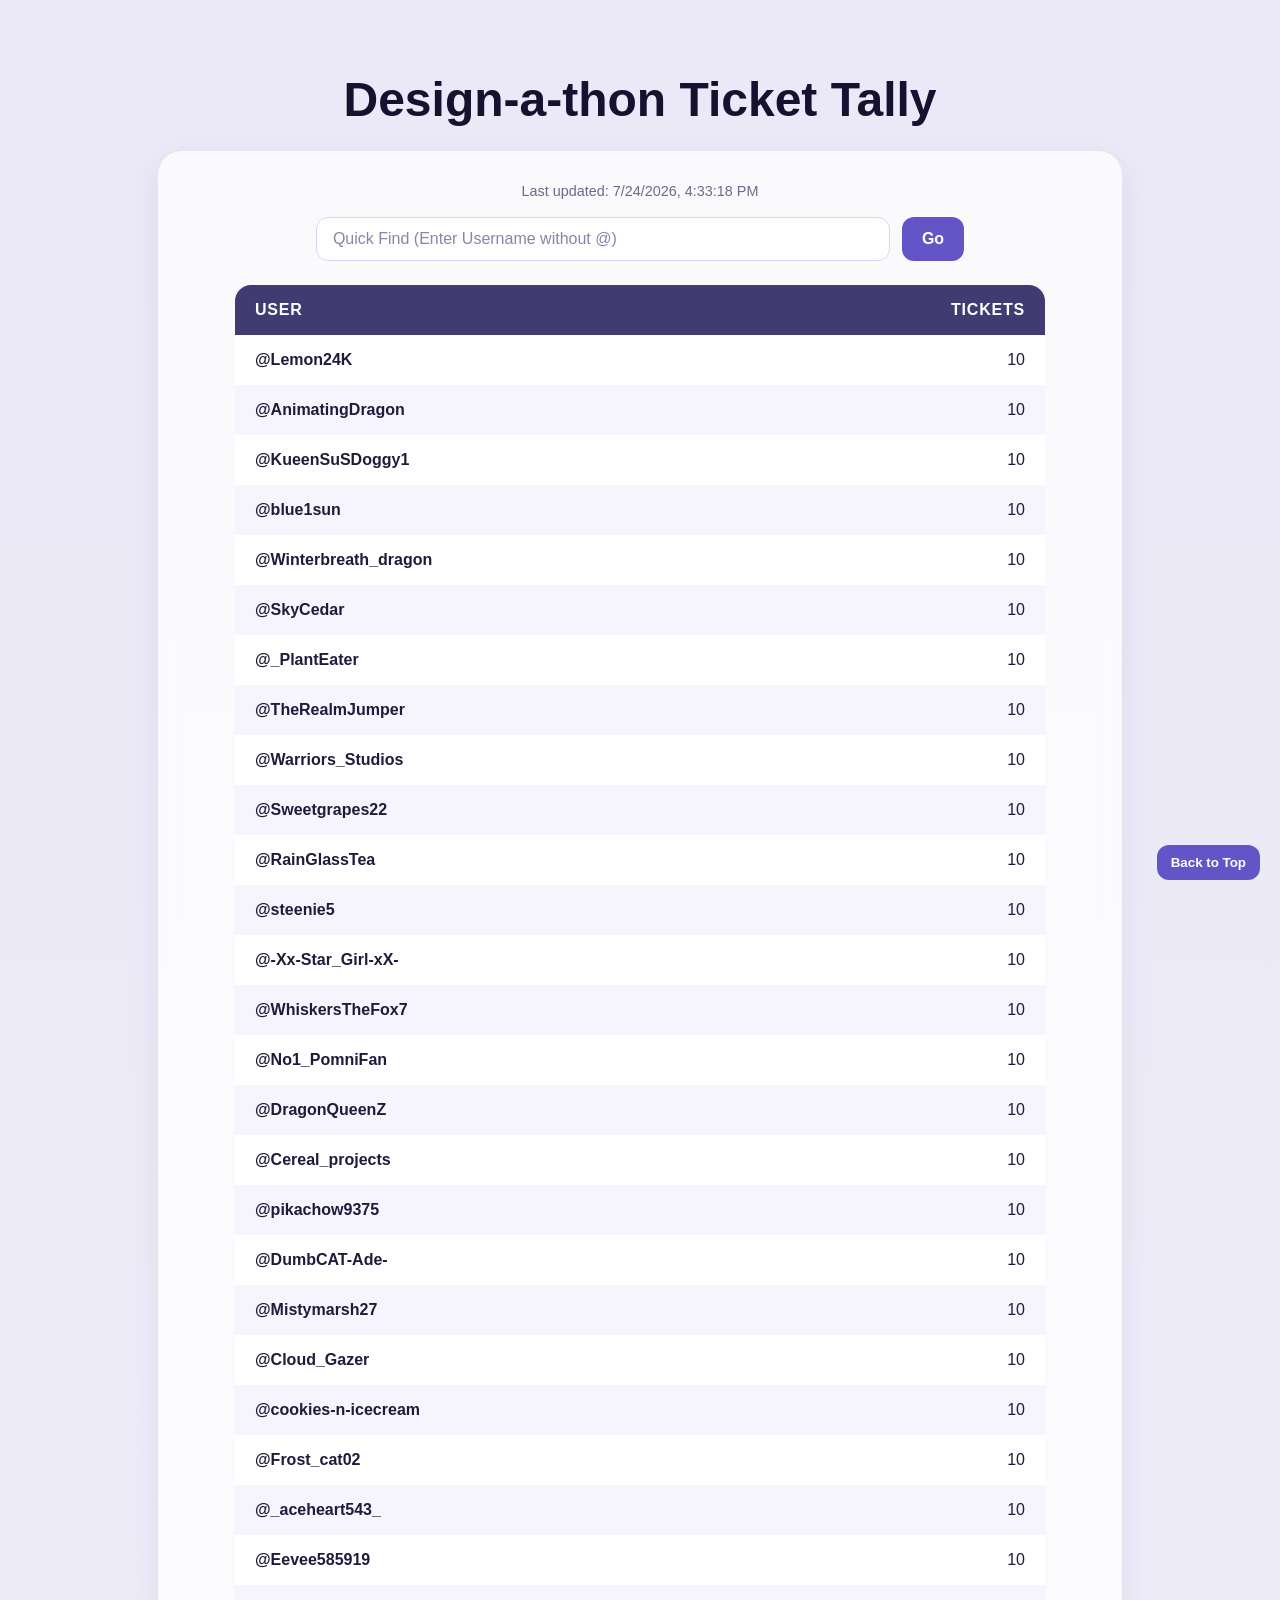
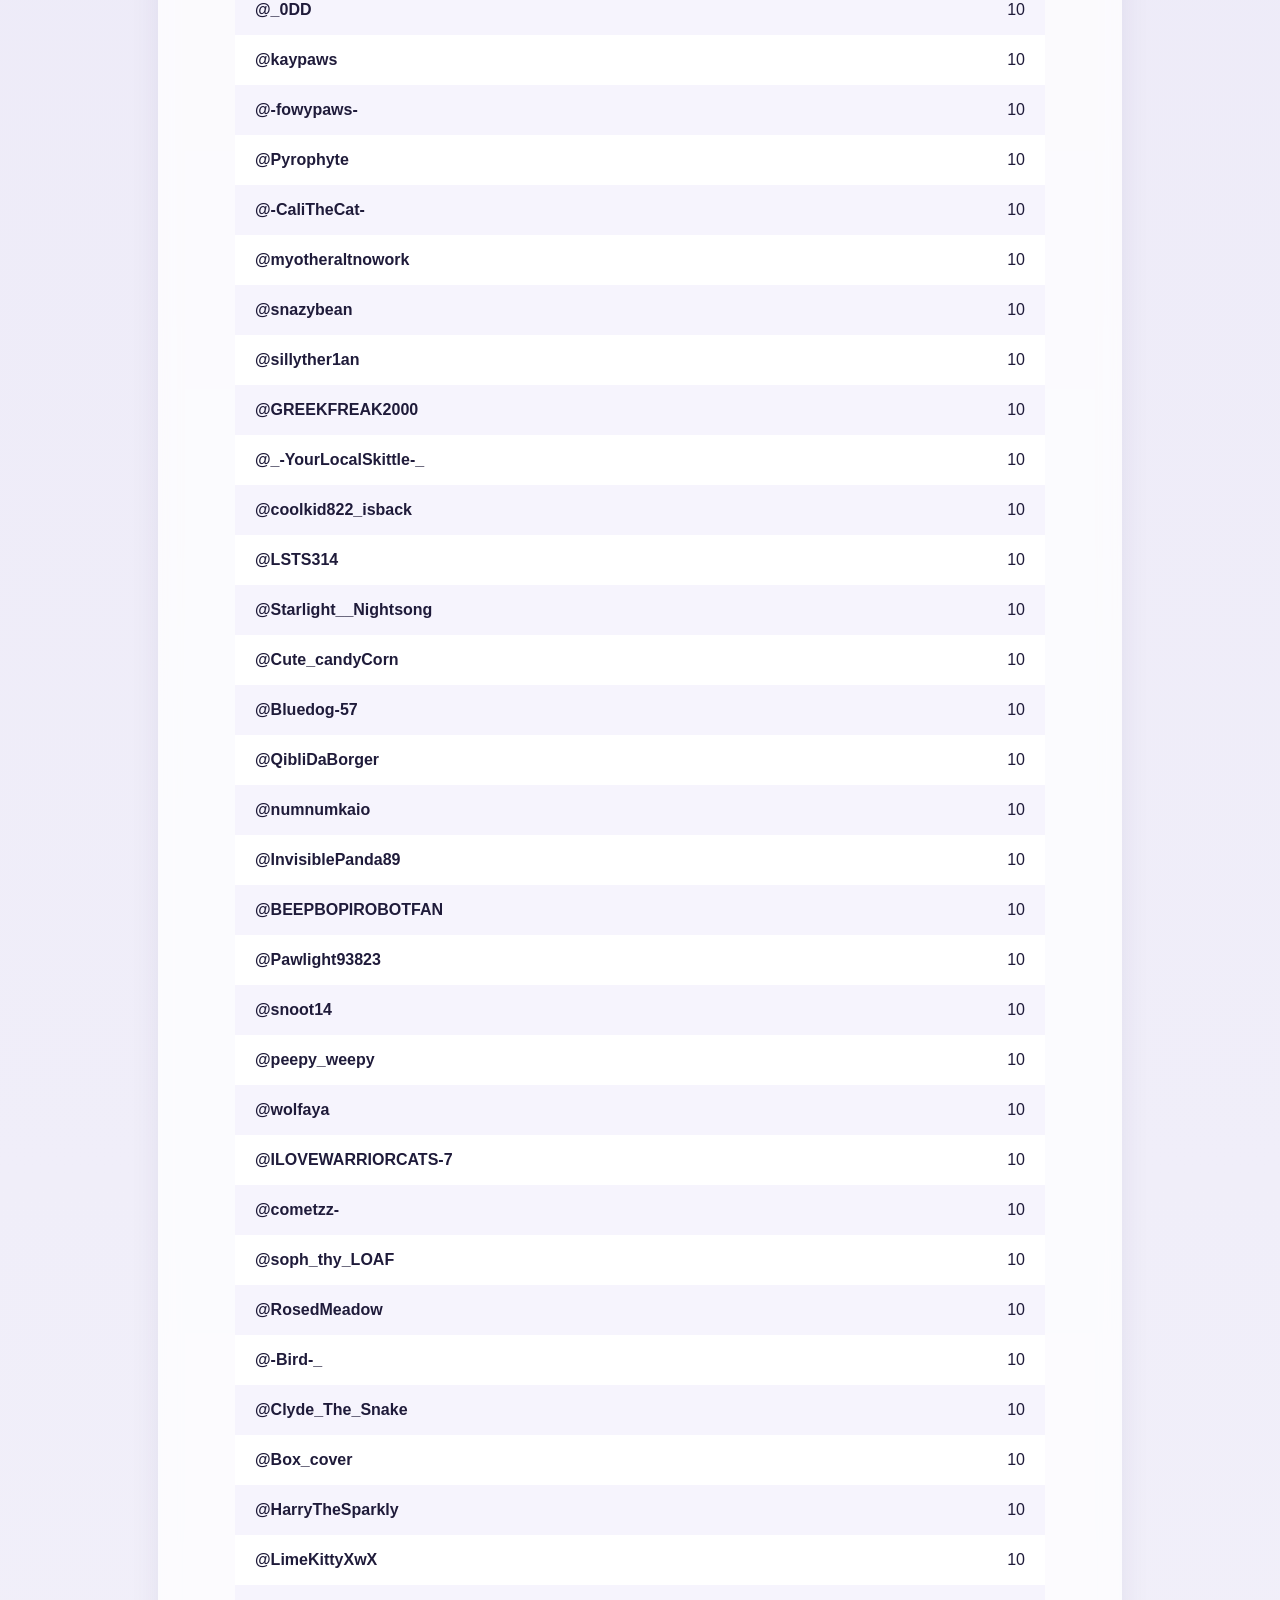
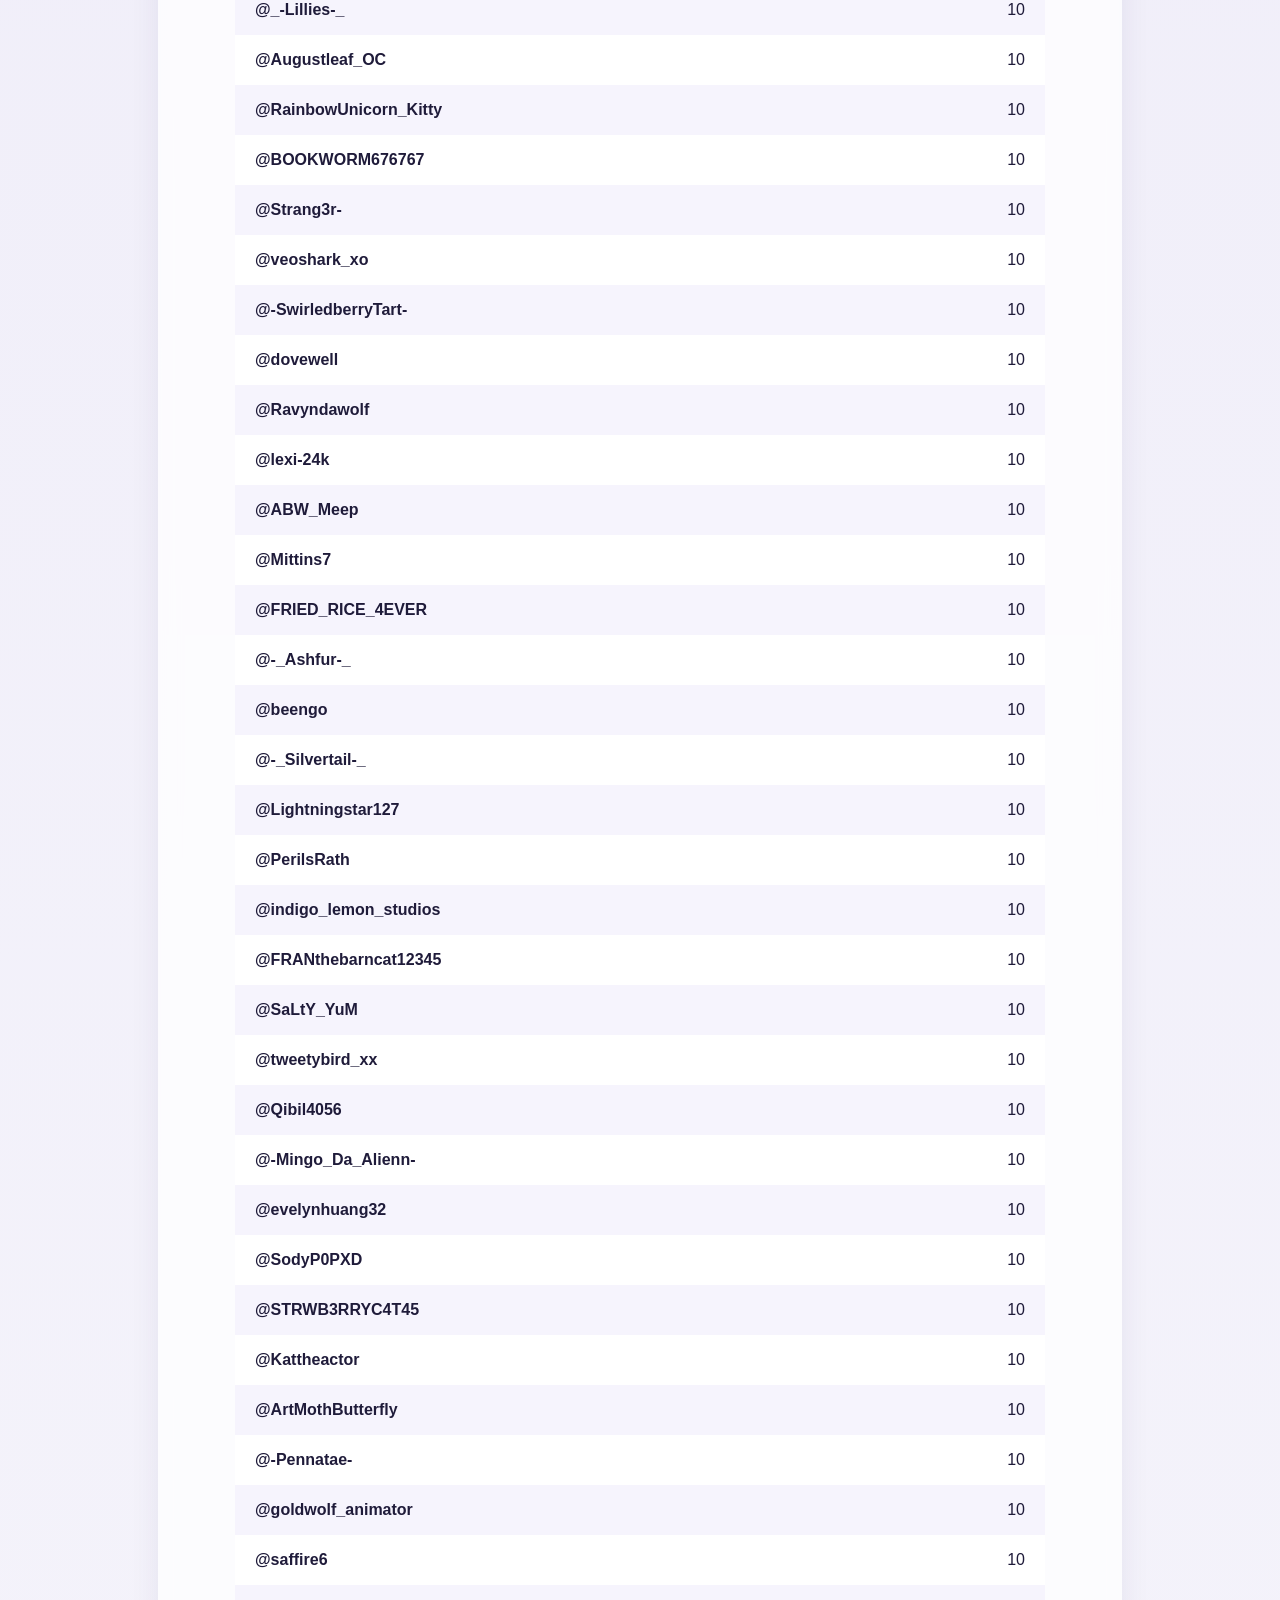
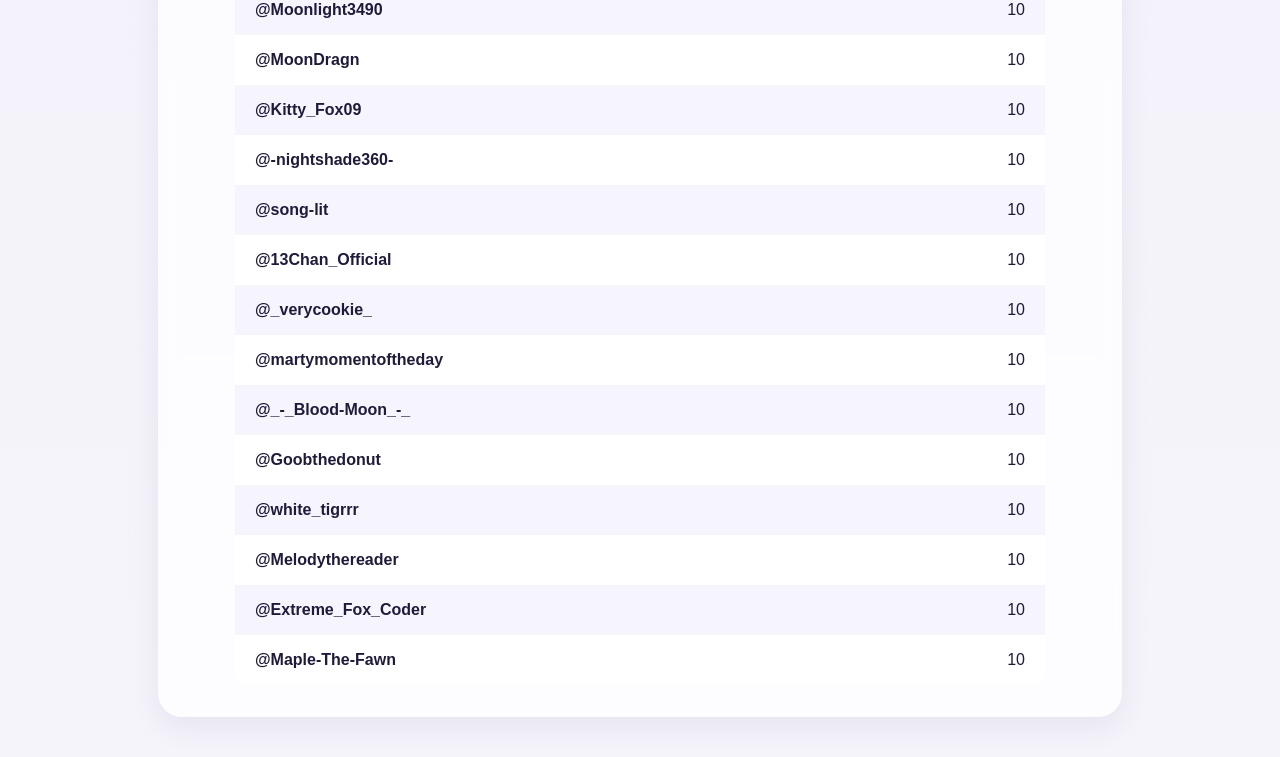
<file: index.html>
<!DOCTYPE html>
<html lang="en">
<head>
  <meta charset="UTF-8" />
  <meta name="viewport" content="width=device-width, initial-scale=1.0"/>
  <title>Design-a-thon</title>
  <link rel="icon" href="assets/images/favicon/favicon.png">
  <link rel="stylesheet" href="style.css">
</head>

<button id="back-to-top" onclick="scrollToTop()">Back to Top</button>

<body>
  <h1>Design-a-thon Ticket Tally</h1>

  <div class="container">
    <div class="refresh" id="last-updated">Last Updated: Unknown</div>

    <div class="quickfind">
      <input
          type="text"
          id="user-search"
          placeholder="Quick Find (Enter Username without @)"
      >
      <button onclick="goToUser()">Go</button>
    </div>

    <table>
      <thead>
        <tr>
          <th class = "user">User</th>
          <th class="ticket">Tickets</th>
        </tr>
      </thead>
      <tbody id="leaderboard"></tbody>
    </table>
    
  </div>

  <script src="script.js"></script>
</body>
</html>
</file>
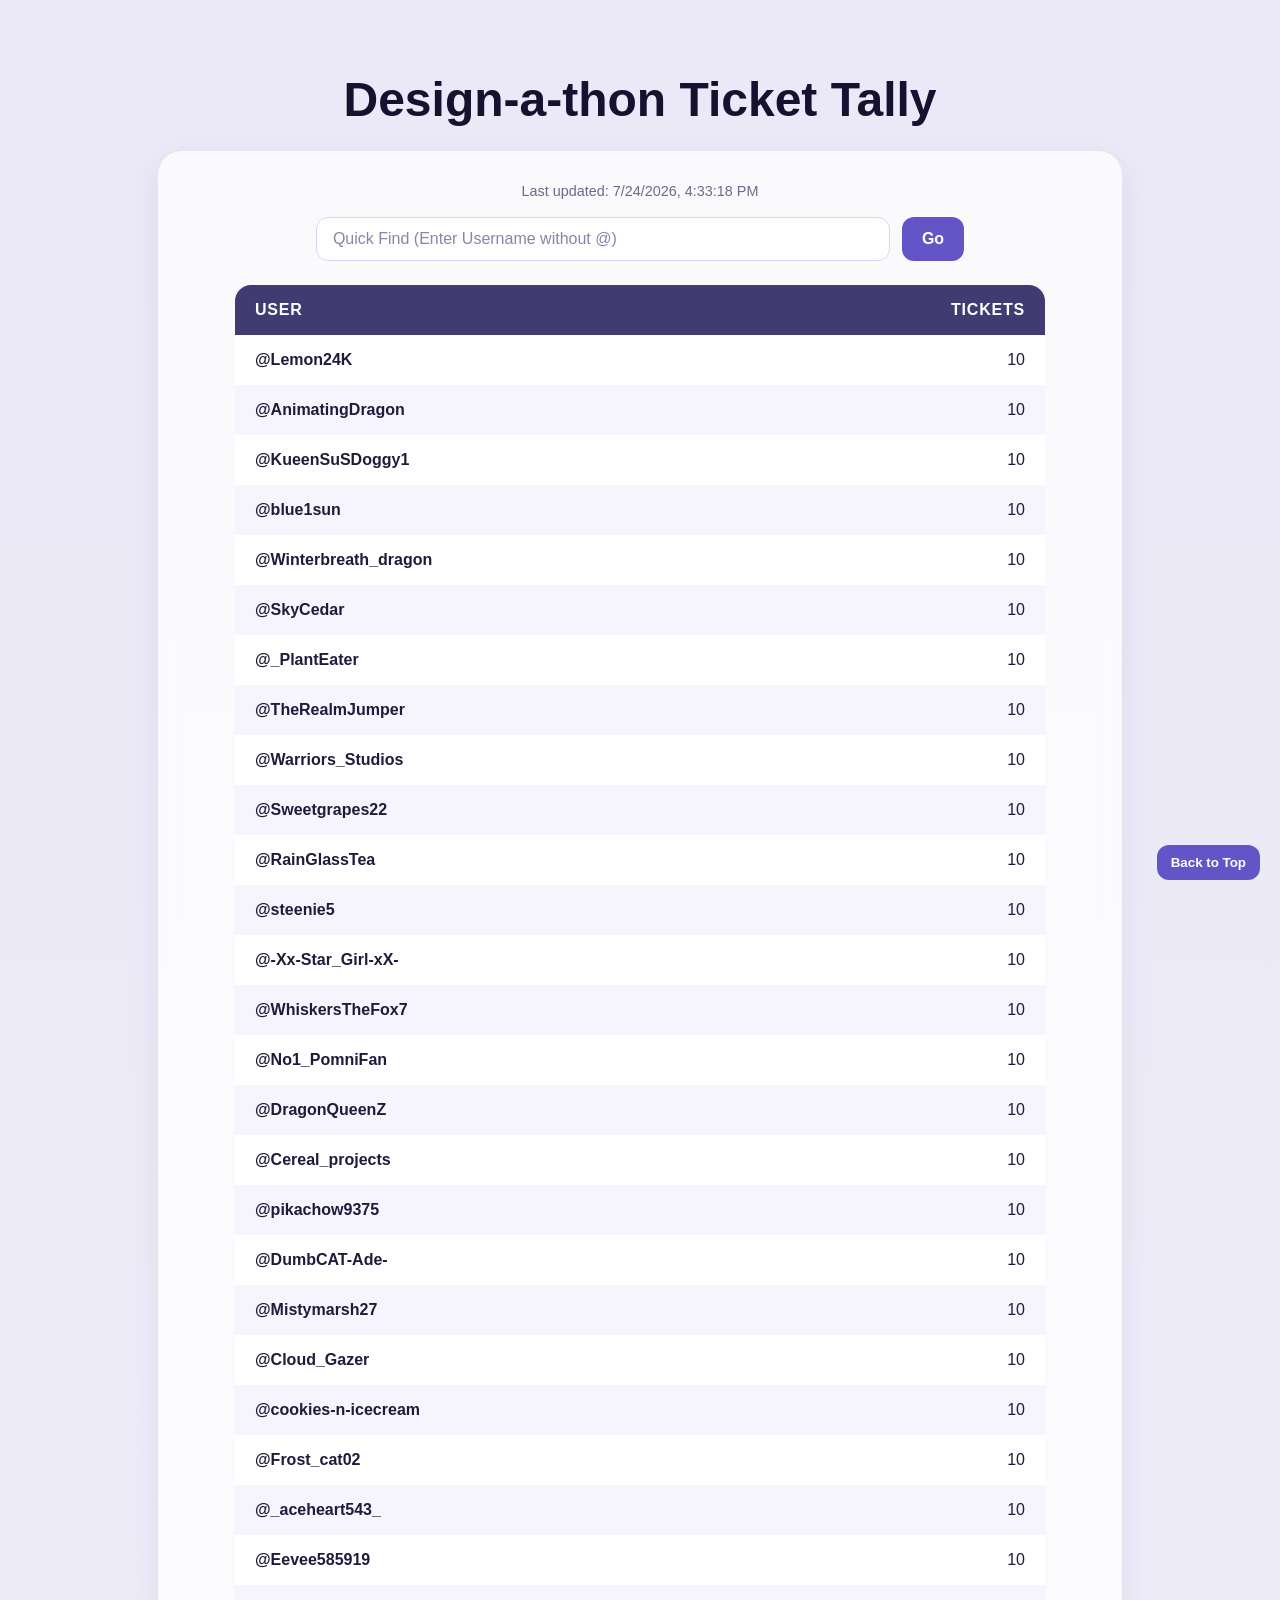
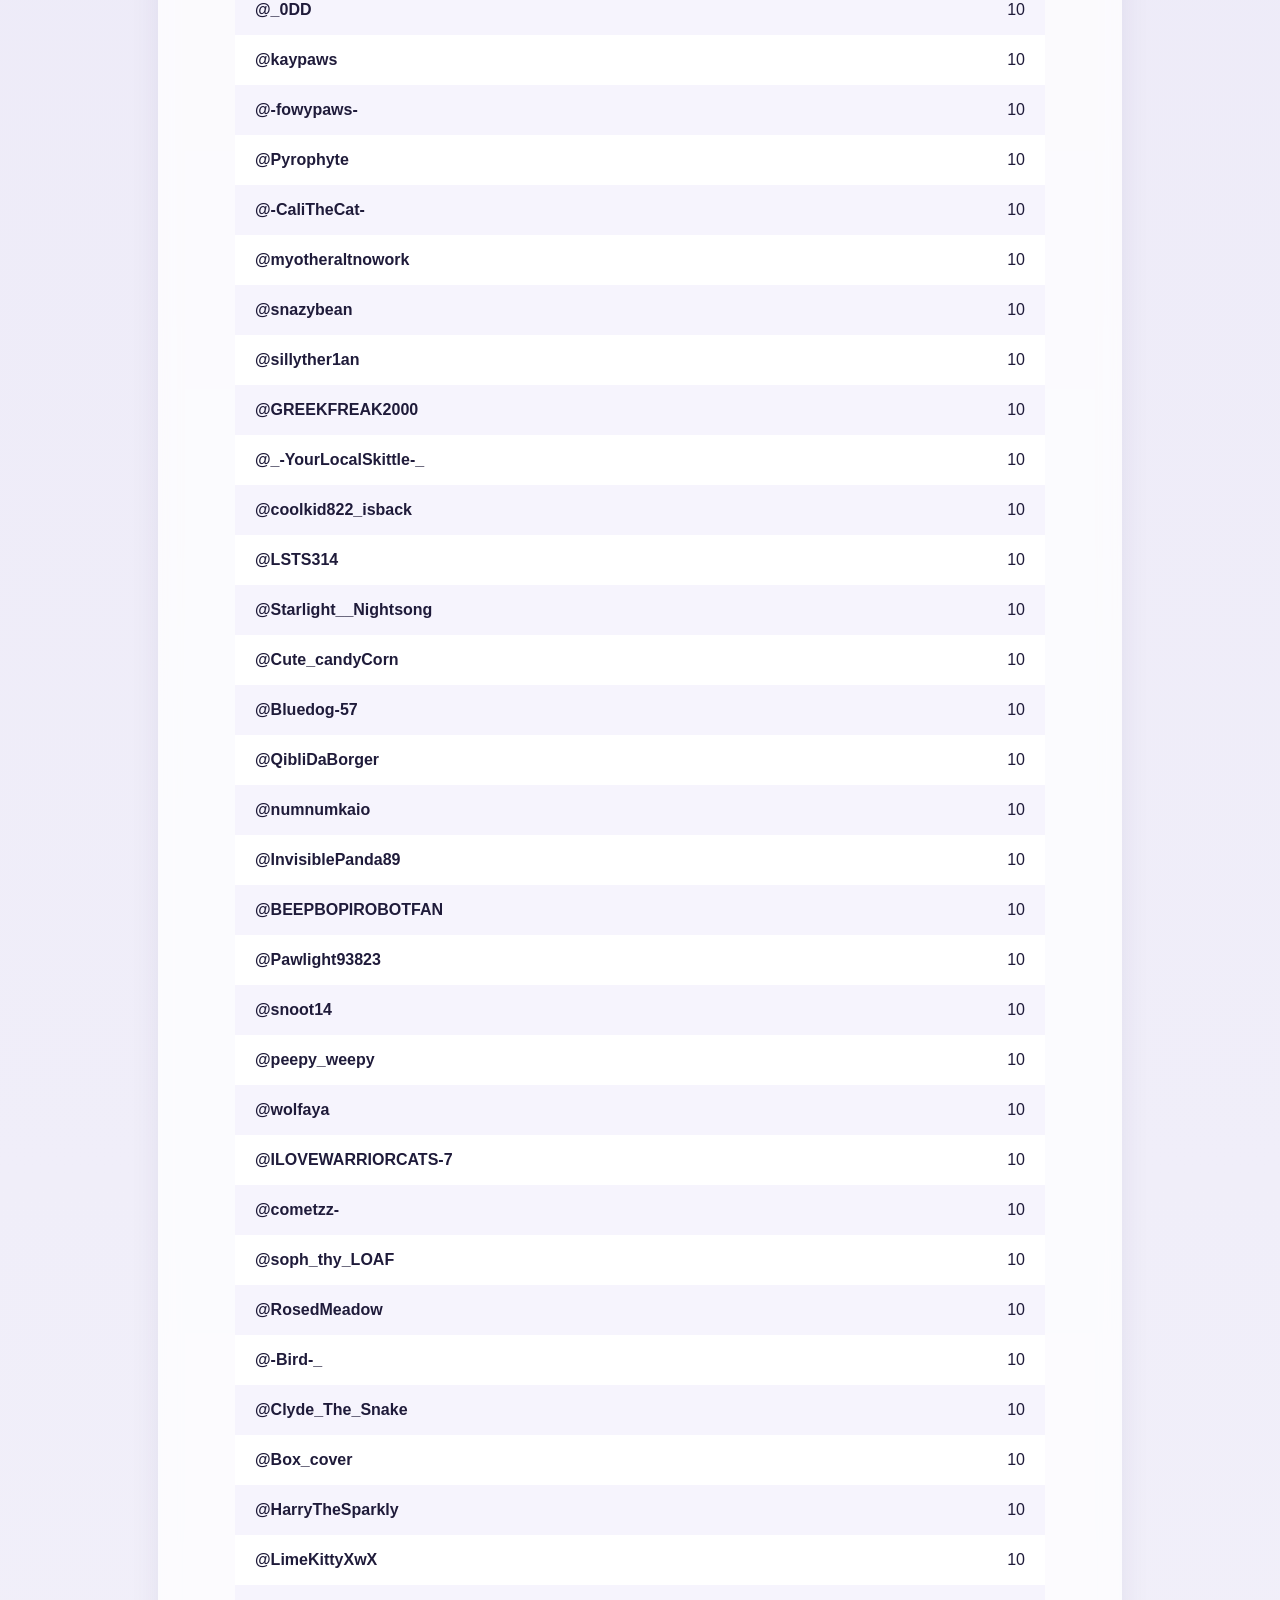
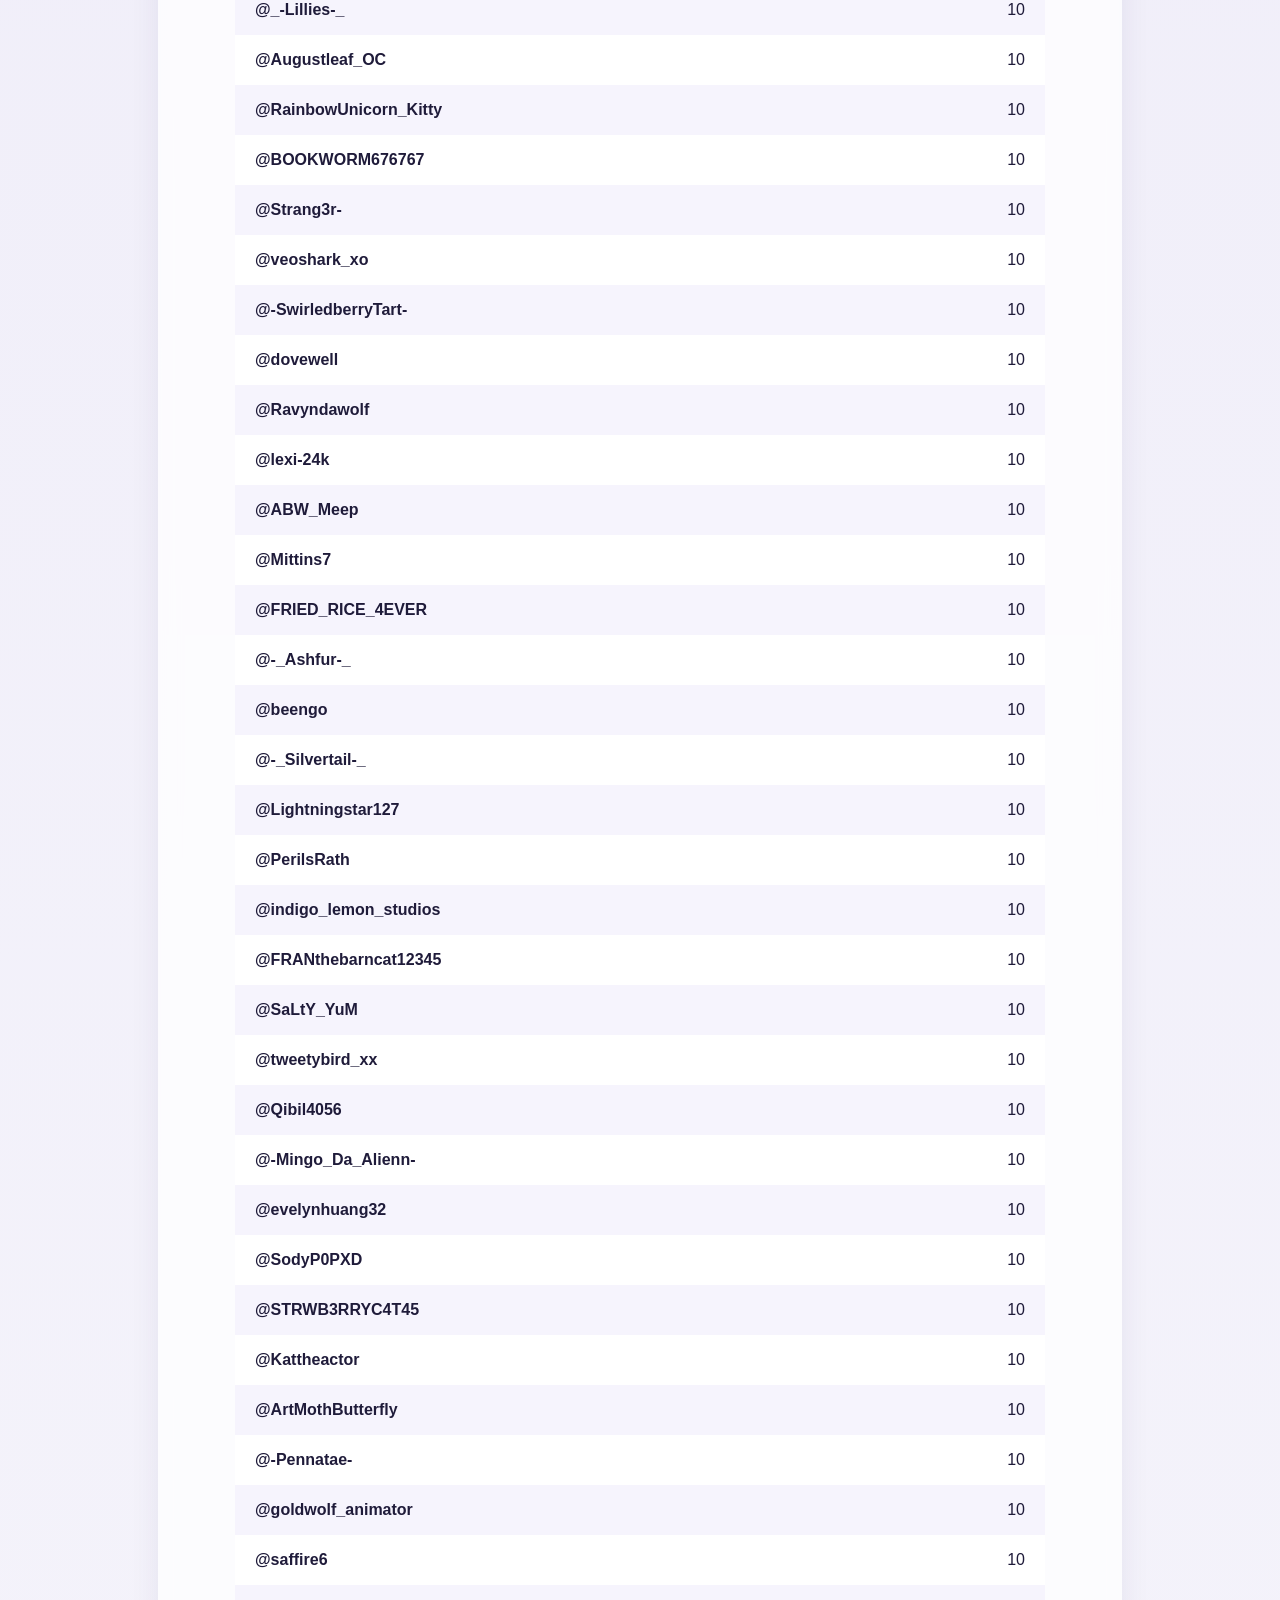
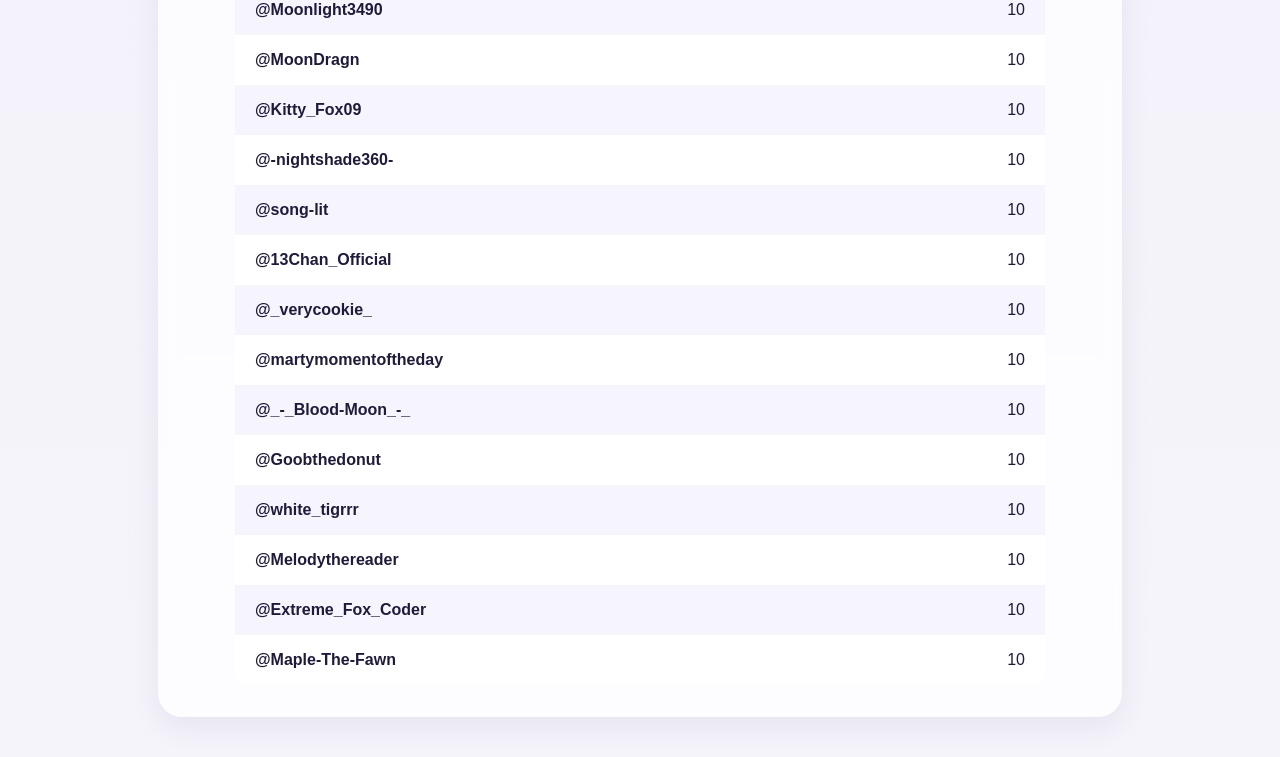
<file: ticket-tally/index.html>
<!DOCTYPE html>
<html lang="en">
<head>
  <meta charset="UTF-8" />
  <meta name="viewport" content="width=device-width, initial-scale=1.0"/>
  <title>Design-a-thon</title>
  <link rel="icon" href="../assets/images/favicon/favicon.png">

  <link rel="stylesheet" href="style.css">
</head>

<button id="back-to-top" onclick="scrollToTop()">Back to Top</button>

<body>
  <h1>Design-a-thon Ticket Tally</h1>

  <div class="container">
    <div class="refresh" id="last-updated">Last Updated: Unknown</div>

    <div class="quickfind">
      <input
          type="text"
          id="user-search"
          placeholder="Quick Find (Enter Username without @)"
      >
      <button onclick="goToUser()">Go</button>
    </div>

    <table>
      <thead>
        <tr>
          <th class = "user">User</th>
          <th class="ticket">Tickets</th>
        </tr>
      </thead>
      <tbody id="leaderboard"></tbody>
    </table>
    
  </div>

  <script src="script.js"></script>
</body>
</html>
</file>
<file: style.css>
body {
    font-family: Inter, Arial, sans-serif;
    background: linear-gradient(180deg, #ebe8f7 0%, #f5f4fb 100%);
    color: #1f1b3a;
    margin: 0;
    padding: 40px;
    min-height: 100vh;
}

h1 {
    text-align: center;
    margin-bottom: 24px;
    font-size: 3rem;
    font-weight: 800;
    color: #17112f;
}

.container {
    max-width: 900px;
    width: 90%;
    margin: 0 auto;
    background: rgba(255,255,255,0.75);
    backdrop-filter: blur(10px);
    padding: 32px;
    border-radius: 24px;
    box-shadow: 0 10px 30px rgba(50, 40, 100, 0.08);
}

table {
    width: 90%;
    margin: 0 auto;
    border-collapse: separate;
    border-spacing: 0;
    border-radius: 16px;
    overflow: hidden;
}

th,
td {
    padding: 16px 20px;
}

th {
    background: #403b72;
    color: white;
    font-weight: 700;
    text-transform: uppercase;
    letter-spacing: 0.05em;
}

tr {
    background: white;
    transition: 0.2s ease;
}

tr:nth-child(even) {
    background: #f6f4fd;
}

tr:hover {
    background: #ece8ff;
}

.rank {
    font-weight: 700;
    color: #6355c7;
}

th.user,
td.user {
    text-align: left;
}

th.ticket,
td.ticket {
    text-align: right;
}

.refresh {
    text-align: center;
    margin-bottom: 18px;
    font-size: 0.9rem;
    color: #6d688b;
}

.user a {
    color: inherit;
    text-decoration: none;
    font-weight: 700;
    transition: 0.2s ease;
}

.user a:hover {
    color: #6355c7;
    text-decoration: underline;
}

.quickfind {
    display: flex;
    justify-content: center;
    gap: 12px;
    margin-bottom: 24px;
}

.quickfind input {
    width: 60%;
    padding: 12px 16px;
    border: 1px solid #d9d3f3;
    border-radius: 12px;
    background: rgba(255, 255, 255, 0.8);
    color: #1f1b3a;
    font-size: 1rem;
    font-family: inherit;
    outline: none;
    transition: 0.2s ease;
}

.quickfind input:focus {
    border-color: #6355c7;
    box-shadow: 0 0 0 4px rgba(99, 85, 199, 0.15);
}

.quickfind input::placeholder {
    color: #8a84a8;
}

.quickfind button {
    padding: 12px 20px;
    border: none;
    border-radius: 12px;
    background: #6355c7;
    color: white;
    font-size: 1rem;
    font-weight: 700;
    font-family: inherit;
    cursor: pointer;
    transition: 0.2s ease;
}

.quickfind button:hover {
    background: #5447b8;
}

tr.highlight {
    background: #dcd5ff !important;
    transition: background 0.3s ease;
}

#back-to-top {
    position: fixed;
    bottom: 20px;
    right: 20px;

    padding: 10px 14px;
    border: none;
    border-radius: 12px;

    background: #6355c7;
    color: white;
    font-weight: 700;
    font-family: inherit;
    cursor: pointer;
    transition: 0.2s ease;
    z-index: 9999;
}

#back-to-top:hover {
    background: #5447b8;
}
</file>
<file: ticket-tally/style.css>
body {
    font-family: Inter, Arial, sans-serif;
    background: linear-gradient(180deg, #ebe8f7 0%, #f5f4fb 100%);
    color: #1f1b3a;
    margin: 0;
    padding: 40px;
    min-height: 100vh;
}

h1 {
    text-align: center;
    margin-bottom: 24px;
    font-size: 3rem;
    font-weight: 800;
    color: #17112f;
}

.container {
    max-width: 900px;
    width: 90%;
    margin: 0 auto;
    background: rgba(255,255,255,0.75);
    backdrop-filter: blur(10px);
    padding: 32px;
    border-radius: 24px;
    box-shadow: 0 10px 30px rgba(50, 40, 100, 0.08);
}

table {
    width: 90%;
    margin: 0 auto;
    border-collapse: separate;
    border-spacing: 0;
    border-radius: 16px;
    overflow: hidden;
}

th,
td {
    padding: 16px 20px;
}

th {
    background: #403b72;
    color: white;
    font-weight: 700;
    text-transform: uppercase;
    letter-spacing: 0.05em;
}

tr {
    background: white;
    transition: 0.2s ease;
}

tr:nth-child(even) {
    background: #f6f4fd;
}

tr:hover {
    background: #ece8ff;
}

.rank {
    font-weight: 700;
    color: #6355c7;
}

th.user,
td.user {
    text-align: left;
}

th.ticket,
td.ticket {
    text-align: right;
}

.refresh {
    text-align: center;
    margin-bottom: 18px;
    font-size: 0.9rem;
    color: #6d688b;
}

.user a {
    color: inherit;
    text-decoration: none;
    font-weight: 700;
    transition: 0.2s ease;
}

.user a:hover {
    color: #6355c7;
    text-decoration: underline;
}

.quickfind {
    display: flex;
    justify-content: center;
    gap: 12px;
    margin-bottom: 24px;
}

.quickfind input {
    width: 60%;
    padding: 12px 16px;
    border: 1px solid #d9d3f3;
    border-radius: 12px;
    background: rgba(255, 255, 255, 0.8);
    color: #1f1b3a;
    font-size: 1rem;
    font-family: inherit;
    outline: none;
    transition: 0.2s ease;
}

.quickfind input:focus {
    border-color: #6355c7;
    box-shadow: 0 0 0 4px rgba(99, 85, 199, 0.15);
}

.quickfind input::placeholder {
    color: #8a84a8;
}

.quickfind button {
    padding: 12px 20px;
    border: none;
    border-radius: 12px;
    background: #6355c7;
    color: white;
    font-size: 1rem;
    font-weight: 700;
    font-family: inherit;
    cursor: pointer;
    transition: 0.2s ease;
}

.quickfind button:hover {
    background: #5447b8;
}

tr.highlight {
    background: #dcd5ff !important;
    transition: background 0.3s ease;
}

#back-to-top {
    position: fixed;
    bottom: 20px;
    right: 20px;

    padding: 10px 14px;
    border: none;
    border-radius: 12px;

    background: #6355c7;
    color: white;
    font-weight: 700;
    font-family: inherit;
    cursor: pointer;
    transition: 0.2s ease;
    z-index: 9999;
}

#back-to-top:hover {
    background: #5447b8;
}
</file>
